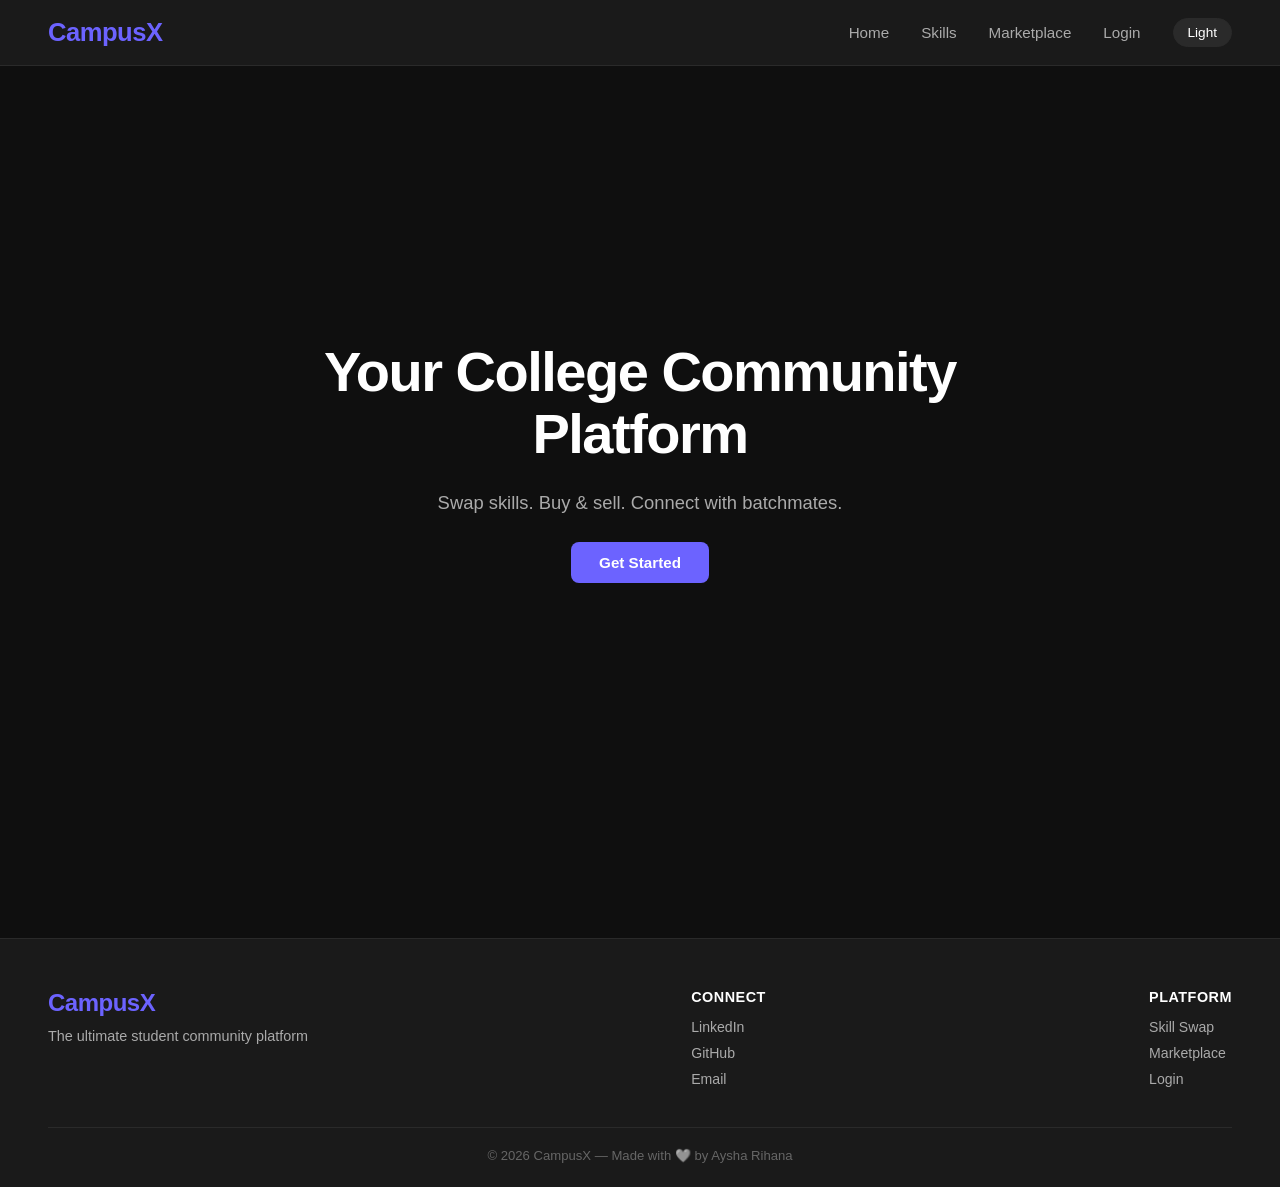
<file: templates/index.html>
<!DOCTYPE html>
<html lang="en">
<head>
    <meta charset="UTF-8">
    <meta name="viewport" content="width=device-width, initial-scale=1.0">
    <title>CampusX</title>
    <link rel="stylesheet" href="/static/css/style.css">
</head>
<body>

    <nav>
        <h1>CampusX</h1>
        <ul>
            <li><a href="#">Home</a></li>
            <li><a href="#">Skills</a></li>
            <li><a href="#">Marketplace</a></li>
            <li><a href="/auth">Login</a></li>
            <li><button class="theme-toggle" onclick="toggleTheme()">Light</button></li>
        </ul>
    </nav>

    <section class="hero">
        <h2>Your College Community Platform</h2>
        <p>Swap skills. Buy & sell. Connect with batchmates.</p>
        <a href="/auth" class="btn">Get Started</a>
    </section>
<footer>
    <div class="footer-content">
        <div class="footer-left">
            <h2>CampusX</h2>
            <p>The ultimate student community platform</p>
        </div>
        <div class="footer-links">
            <h4>Connect</h4>
            <a href="https://www.linkedin.com/in/aysha-rihana-21a6a7335" target="_blank">LinkedIn</a>
            <a href="https://github.com/Rihana010" target="_blank">GitHub</a>
            <a href="mailto:aysharihana010@gmail.com">Email</a>
        </div>
        <div class="footer-links">
            <h4>Platform</h4>
            <a href="/skills">Skill Swap</a>
            <a href="/marketplace">Marketplace</a>
            <a href="/auth">Login</a>
        </div>
    </div>
    <div class="footer-bottom">
        <p>© 2026 CampusX — Made with 🩶 by Aysha Rihana</p>
    </div>
</footer>
<script>
    if (localStorage.getItem('theme') === 'light') {
        document.body.classList.add('light');
        document.querySelector('.theme-toggle').textContent = 'Dark';
    }

    function toggleTheme() {
        document.body.classList.toggle('light');
        const btn = document.querySelector('.theme-toggle');
        const isLight = document.body.classList.contains('light');
        btn.textContent = isLight ? 'Dark' : 'Light';
        localStorage.setItem('theme', isLight ? 'light' : 'dark');
    }
</script>
</body>
</html>
</file>
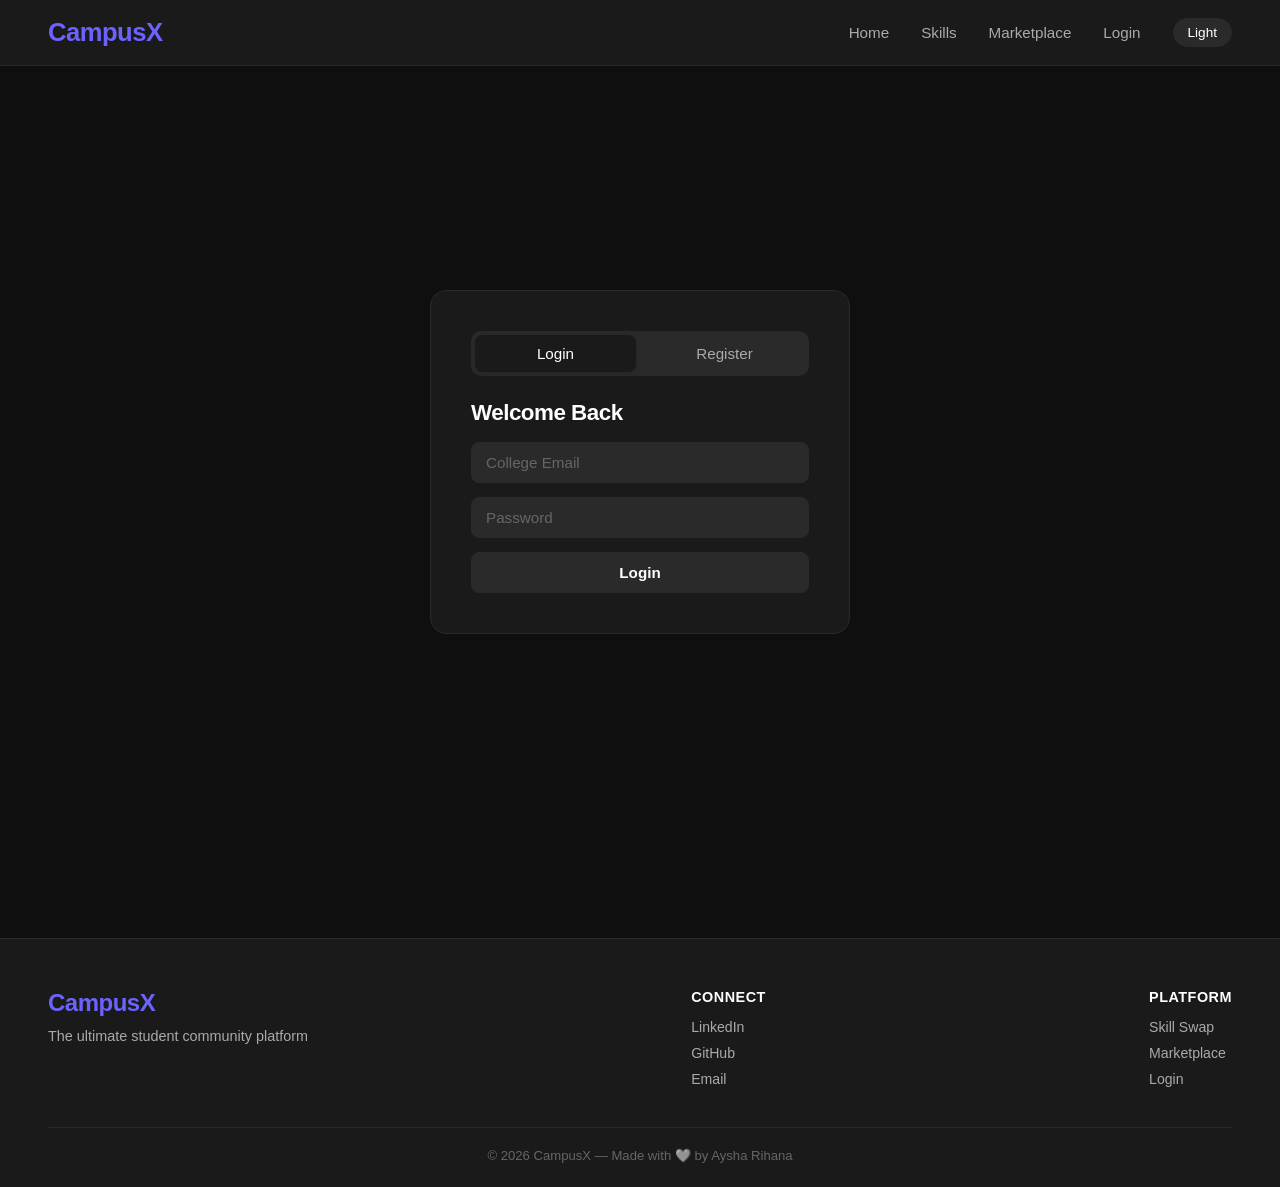
<file: templates/auth.html>
<!DOCTYPE html>
<html lang="en">
<head>
    <meta charset="UTF-8">
    <meta name="viewport" content="width=device-width, initial-scale=1.0">
    <title>CampusX - Login</title>
    <link rel="stylesheet" href="/static/css/style.css">
    <style>
        .hidden { display: none !important; }
    </style>
</head>
<body>

    <nav>
        <h1>CampusX</h1>
        <ul>
            <li><a href="/">Home</a></li>
            <li><a href="#">Skills</a></li>
            <li><a href="#">Marketplace</a></li>
            <li><a href="/auth">Login</a></li>
            <li><button class="theme-toggle" onclick="toggleTheme()">Light</button></li>
        </ul>
    </nav>

    <section class="auth-container">
        <div class="auth-box">
            <div class="auth-tabs">
                <button type="button" class="tab-btn active" onclick="showTab('login', this)">Login</button>
                <button type="button" class="tab-btn" onclick="showTab('register', this)">Register</button>
            </div>

            <div id="login" class="tab-content">
                <h2>Welcome Back</h2>
                <form action="/login" method="POST">
                    <input type="email" placeholder="College Email" name="email" required>
                    <input type="password" placeholder="Password" name="password" required>
                    <input type="submit" value="Login" class="btn">
                </form>
            </div>

            <div id="register" class="tab-content hidden">
                <h2>Join CampusX</h2>
                <form action="/register" method="POST">
                    <input type="text" placeholder="Full Name" name="name" required>
                    <input type="email" placeholder="College Email" name="email" required>
                    <input type="text" placeholder="Department" name="department" required>
                    <input type="password" placeholder="Password" name="password" required>
                    <input type="submit" value="Register" class="btn">
                </form>
            </div>
        </div>
    </section>

    <script>
        function showTab(tab, btn) {
            document.querySelectorAll('.tab-content').forEach(t => t.classList.add('hidden'));
            document.querySelectorAll('.tab-btn').forEach(b => b.classList.remove('active'));
            document.getElementById(tab).classList.remove('hidden');
            btn.classList.add('active');
        }
    </script>
<footer>
    <div class="footer-content">
        <div class="footer-left">
            <h2>CampusX</h2>
            <p>The ultimate student community platform</p>
        </div>
        <div class="footer-links">
            <h4>Connect</h4>
            <a href="https://www.linkedin.com/in/aysha-rihana-21a6a7335" target="_blank">LinkedIn</a>
            <a href="https://github.com/Rihana010" target="_blank">GitHub</a>
            <a href="mailto:aysharihana010@gmail.com">Email</a>
        </div>
        <div class="footer-links">
            <h4>Platform</h4>
            <a href="/skills">Skill Swap</a>
            <a href="/marketplace">Marketplace</a>
            <a href="/auth">Login</a>
        </div>
    </div>
    <div class="footer-bottom">
        <p>© 2026 CampusX — Made with 🩶 by Aysha Rihana</p>
    </div>
</footer>
<script>
    if (localStorage.getItem('theme') === 'light') {
        document.body.classList.add('light');
        document.querySelector('.theme-toggle').textContent = 'Dark';
    }

    function toggleTheme() {
        document.body.classList.toggle('light');
        const btn = document.querySelector('.theme-toggle');
        const isLight = document.body.classList.contains('light');
        btn.textContent = isLight ? 'Dark' : 'Light';
        localStorage.setItem('theme', isLight ? 'light' : 'dark');
    }
</script>
</body>
</html>
</file>
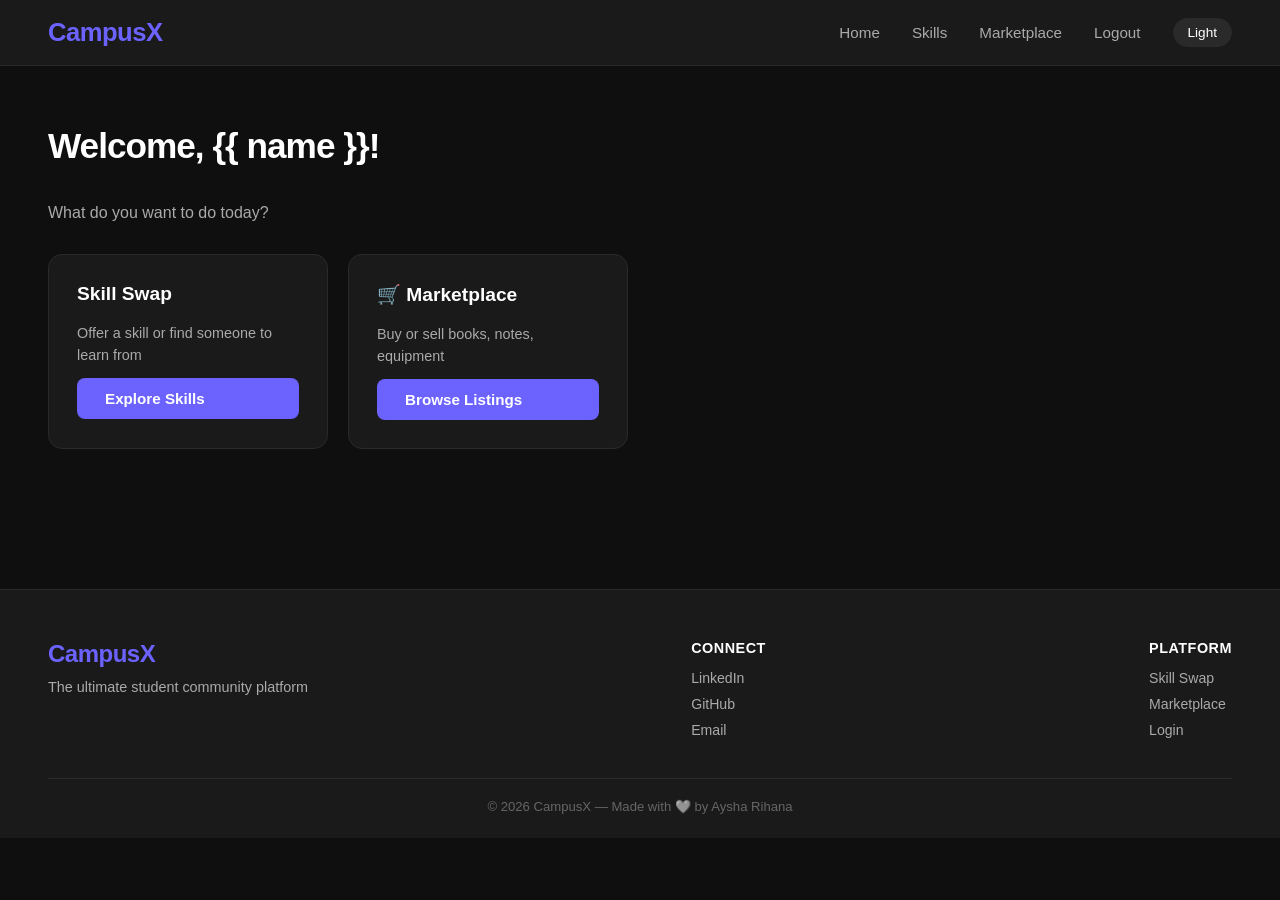
<file: templates/dashboard.html>
<!DOCTYPE html>
<html lang="en">
<head>
    <meta charset="UTF-8">
    <meta name="viewport" content="width=device-width, initial-scale=1.0">
    <title>CampusX - Dashboard</title>
    <link rel="stylesheet" href="/static/css/style.css">
</head>
<body>

    <nav>
        <h1>CampusX</h1>
        <ul>
            <li><a href="/">Home</a></li>
            <li><a href="/skills">Skills</a></li>
            <li><a href="/marketplace">Marketplace</a></li>
            <li><a href="/logout">Logout</a></li>
            <li><button class="theme-toggle" onclick="toggleTheme()">Light</button></li>
        </ul>
    </nav>

    <section class="dashboard">
        <h2>Welcome, {{ name }}! </h2>
        <p>What do you want to do today?</p>
        <div class="dashboard-cards">
            <div class="card">
                <h3> Skill Swap</h3>
                <p>Offer a skill or find someone to learn from</p>
                <a href="/skills" class="btn">Explore Skills</a>
            </div>
            <div class="card">
                <h3>🛒 Marketplace</h3>
                <p>Buy or sell books, notes, equipment</p>
                <a href="/marketplace" class="btn">Browse Listings</a>
            </div>
        </div>
    </section>
<footer>
    <div class="footer-content">
        <div class="footer-left">
            <h2>CampusX</h2>
            <p>The ultimate student community platform</p>
        </div>
        <div class="footer-links">
            <h4>Connect</h4>
            <a href="https://www.linkedin.com/in/aysha-rihana-21a6a7335" target="_blank">LinkedIn</a>
            <a href="https://github.com/Rihana010" target="_blank">GitHub</a>
            <a href="mailto:aysharihana010@gmail.com">Email</a>
        </div>
        <div class="footer-links">
            <h4>Platform</h4>
            <a href="/skills">Skill Swap</a>
            <a href="/marketplace">Marketplace</a>
            <a href="/auth">Login</a>
        </div>
    </div>
    <div class="footer-bottom">
        <p>© 2026 CampusX — Made with 🩶 by Aysha Rihana</p>
    </div>
</footer>
<script>
    if (localStorage.getItem('theme') === 'light') {
        document.body.classList.add('light');
        document.querySelector('.theme-toggle').textContent = 'Dark';
    }

    function toggleTheme() {
        document.body.classList.toggle('light');
        const btn = document.querySelector('.theme-toggle');
        const isLight = document.body.classList.contains('light');
        btn.textContent = isLight ? 'Dark' : 'Light';
        localStorage.setItem('theme', isLight ? 'light' : 'dark');
    }
</script>
</body>
</html>
</file>
<file: static/css/style.css>
:root {
    --bg: #0f0f0f;
    --bg2: #1a1a1a;
    --bg3: #2a2a2a;
    --text: #ffffff;
    --text2: #aaaaaa;
    --text3: #666666;
    --accent: #6c63ff;
    --accent-hover: #574fd6;
    --border: #2a2a2a;
    --card: #1a1a1a;
    --green: #4ade80;
    --green-bg: #1e3a2f;
    --purple: #a78bfa;
    --purple-bg: #2a1f3d;
}

.light {
    --bg: #f8f8f8;
    --bg2: #ffffff;
    --bg3: #f0f0f0;
    --text: #111111;
    --text2: #555555;
    --text3: #999999;
    --accent: #6c63ff;
    --accent-hover: #574fd6;
    --border: #e5e5e5;
    --card: #ffffff;
    --green: #16a34a;
    --green-bg: #dcfce7;
    --purple: #7c3aed;
    --purple-bg: #ede9fe;
}

* {
    margin: 0;
    padding: 0;
    box-sizing: border-box;
    font-family: 'Segoe UI', sans-serif;
    transition: background 0.3s, color 0.3s;
}

body {
    background: var(--bg);
    color: var(--text);
    min-height: 100vh;
}

/* NAV */
nav {
    display: flex;
    justify-content: space-between;
    align-items: center;
    padding: 18px 48px;
    background: var(--bg2);
    border-bottom: 1px solid var(--border);
    position: sticky;
    top: 0;
    z-index: 100;
}

nav h1 {
    color: var(--accent);
    font-size: 1.6rem;
    font-weight: 700;
    letter-spacing: -0.5px;
}

nav ul {
    list-style: none;
    display: flex;
    align-items: center;
    gap: 32px;
}

nav ul a {
    color: var(--text2);
    text-decoration: none;
    font-size: 0.95rem;
    font-weight: 500;
}

nav ul a:hover {
    color: var(--text);
}

/* THEME TOGGLE */
.theme-toggle {
    background: var(--bg3);
    border: 1px solid var(--border);
    color: var(--text);
    padding: 6px 14px;
    border-radius: 20px;
    cursor: pointer;
    font-size: 0.85rem;
    font-weight: 500;
}

.theme-toggle:hover {
    background: var(--accent);
    color: #fff;
    border-color: var(--accent);
}

/* HERO */
.hero {
    display: flex;
    flex-direction: column;
    align-items: center;
    justify-content: center;
    height: 88vh;
    text-align: center;
    gap: 24px;
    padding: 0 20px;
}

.hero h2 {
    font-size: 3.5rem;
    font-weight: 800;
    letter-spacing: -1.5px;
    line-height: 1.1;
    max-width: 700px;
}

.hero h2 span {
    color: var(--accent);
}

.hero p {
    font-size: 1.15rem;
    color: var(--text2);
    max-width: 480px;
    line-height: 1.6;
}

.hero-btns {
    display: flex;
    gap: 14px;
}

/* BUTTONS */
.btn {
    padding: 12px 28px;
    background: var(--accent);
    color: #fff;
    border-radius: 8px;
    text-decoration: none;
    font-size: 0.95rem;
    font-weight: 600;
    border: none;
    cursor: pointer;
    transition: 0.2s;
    display: inline-block;
}

.btn:hover {
    background: var(--accent-hover);
}

.btn.outline {
    background: transparent;
    border: 1.5px solid var(--border);
    color: var(--text);
}

.btn.outline:hover {
    border-color: var(--accent);
    color: var(--accent);
}

.btn.small {
    padding: 7px 18px;
    font-size: 0.85rem;
}

/* AUTH */
.auth-container {
    display: flex;
    justify-content: center;
    align-items: center;
    min-height: 88vh;
    padding: 40px 20px;
}

.auth-box {
    background: var(--card);
    padding: 40px;
    border-radius: 16px;
    width: 420px;
    display: flex;
    flex-direction: column;
    gap: 24px;
    border: 1px solid var(--border);
}

.auth-tabs {
    display: flex;
    gap: 8px;
    background: var(--bg3);
    padding: 4px;
    border-radius: 10px;
}

.tab-btn {
    flex: 1;
    padding: 10px;
    border: none;
    border-radius: 8px;
    background: transparent;
    color: var(--text2);
    cursor: pointer;
    font-size: 0.95rem;
    font-weight: 500;
}

.tab-btn.active {
    background: var(--card);
    color: var(--text);
    box-shadow: 0 1px 4px rgba(0,0,0,0.15);
}

.tab-content {
    display: flex;
    flex-direction: column;
    gap: 16px;
}

.tab-content h2 {
    font-size: 1.4rem;
    font-weight: 700;
    letter-spacing: -0.5px;
}

.tab-content input, .post-form input[type="text"],
.post-form input[type="number"], .post-form textarea {
    padding: 11px 14px;
    border-radius: 8px;
    border: 1.5px solid var(--border);
    background: var(--bg3);
    color: var(--text);
    font-size: 0.95rem;
    width: 100%;
    outline: none;
}

.tab-content input:focus, .post-form input:focus,
.post-form textarea:focus {
    border-color: var(--accent);
}

.tab-content input::placeholder, .post-form input::placeholder,
.post-form textarea::placeholder {
    color: var(--text3);
}

.hidden {
    display: none !important;
}

form {
    display: flex;
    flex-direction: column;
    gap: 14px;
}

/* DASHBOARD */
.dashboard {
    padding: 60px 48px;
    display: flex;
    flex-direction: column;
    gap: 32px;
    max-width: 1100px;
}

.dashboard h2 {
    font-size: 2.2rem;
    font-weight: 800;
    letter-spacing: -1px;
}

.dashboard p {
    color: var(--text2);
    margin-top: 6px;
}

.dashboard-cards {
    display: flex;
    gap: 20px;
    flex-wrap: wrap;
}

.card {
    background: var(--card);
    padding: 28px;
    border-radius: 14px;
    width: 280px;
    display: flex;
    flex-direction: column;
    gap: 12px;
    border: 1px solid var(--border);
    transition: 0.2s;
}

.card:hover {
    border-color: var(--accent);
    transform: translateY(-2px);
}

.card h3 {
    font-size: 1.2rem;
    font-weight: 700;
}

.card p {
    color: var(--text2);
    font-size: 0.9rem;
    line-height: 1.5;
}

/* PAGE */
.page-container {
    padding: 48px;
    display: flex;
    flex-direction: column;
    gap: 40px;
    max-width: 900px;
}

.page-header h2 {
    font-size: 2rem;
    font-weight: 800;
    letter-spacing: -0.5px;
}

.page-header p {
    color: var(--text2);
    margin-top: 6px;
}

/* FORMS */
.post-form {
    background: var(--card);
    padding: 28px;
    border-radius: 14px;
    display: flex;
    flex-direction: column;
    gap: 16px;
    border: 1px solid var(--border);
}

.post-form h3 {
    font-size: 1.1rem;
    font-weight: 700;
}

.post-form textarea {
    padding: 11px 14px;
    border-radius: 8px;
    border: 1.5px solid var(--border);
    background: var(--bg3);
    color: var(--text);
    font-size: 0.95rem;
    resize: vertical;
    font-family: 'Segoe UI', sans-serif;
}

/* LISTINGS */
.listings {
    display: flex;
    flex-direction: column;
    gap: 16px;
}

.listings h3 {
    font-size: 1.1rem;
    font-weight: 700;
}

.listing-card {
    background: var(--card);
    padding: 22px 24px;
    border-radius: 14px;
    display: flex;
    flex-direction: column;
    gap: 12px;
    border: 1px solid var(--border);
    transition: 0.2s;
}

.listing-card:hover {
    border-color: var(--accent);
}

.listing-top {
    display: flex;
    gap: 8px;
    flex-wrap: wrap;
    align-items: center;
}

.tag {
    padding: 4px 12px;
    border-radius: 20px;
    font-size: 0.8rem;
    font-weight: 600;
}

.tag.offer {
    background: var(--green-bg);
    color: var(--green);
}

.tag.want {
    background: var(--purple-bg);
    color: var(--purple);
}

.listing-card p {
    color: var(--text2);
    font-size: 0.92rem;
    line-height: 1.5;
}

.listing-card h4 {
    font-size: 1.05rem;
    font-weight: 600;
}

.listing-footer {
    display: flex;
    justify-content: space-between;
    align-items: center;
    margin-top: 4px;
}

.user-name {
    color: var(--text3);
    font-size: 0.85rem;
}

.price {
    font-size: 1.1rem;
    font-weight: 700;
    color: var(--green);
}

.empty {
    color: var(--text3);
    font-style: italic;
    font-size: 0.95rem;
}

/* FOOTER */
footer {
    background: var(--bg2);
    border-top: 1px solid var(--border);
    padding: 50px 48px 24px;
    margin-top: 80px;
}

.footer-content {
    display: flex;
    gap: 60px;
    justify-content: space-between;
    flex-wrap: wrap;
    margin-bottom: 40px;
}

.footer-left h2 {
    color: var(--accent);
    font-size: 1.5rem;
    font-weight: 700;
    margin-bottom: 8px;
    letter-spacing: -0.5px;
}

.footer-left p {
    color: var(--text2);
    font-size: 0.9rem;
    line-height: 1.6;
}

.footer-links {
    display: flex;
    flex-direction: column;
    gap: 10px;
}

.footer-links h4 {
    color: var(--text);
    font-size: 0.9rem;
    font-weight: 700;
    margin-bottom: 4px;
    text-transform: uppercase;
    letter-spacing: 0.5px;
}

.footer-links a {
    color: var(--text2);
    text-decoration: none;
    font-size: 0.88rem;
    transition: 0.2s;
}

.footer-links a:hover {
    color: var(--accent);
}

.footer-bottom {
    border-top: 1px solid var(--border);
    padding-top: 20px;
    text-align: center;
    color: var(--text3);
    font-size: 0.82rem;
}

button[type="submit"] {
    padding: 12px;
    background: var(--accent);
    color: #fff;
    border: none;
    border-radius: 8px;
    font-size: 0.95rem;
    font-weight: 600;
    cursor: pointer;
    transition: 0.2s;
}

button[type="submit"]:hover {
    background: var(--accent-hover);
}
</file>
